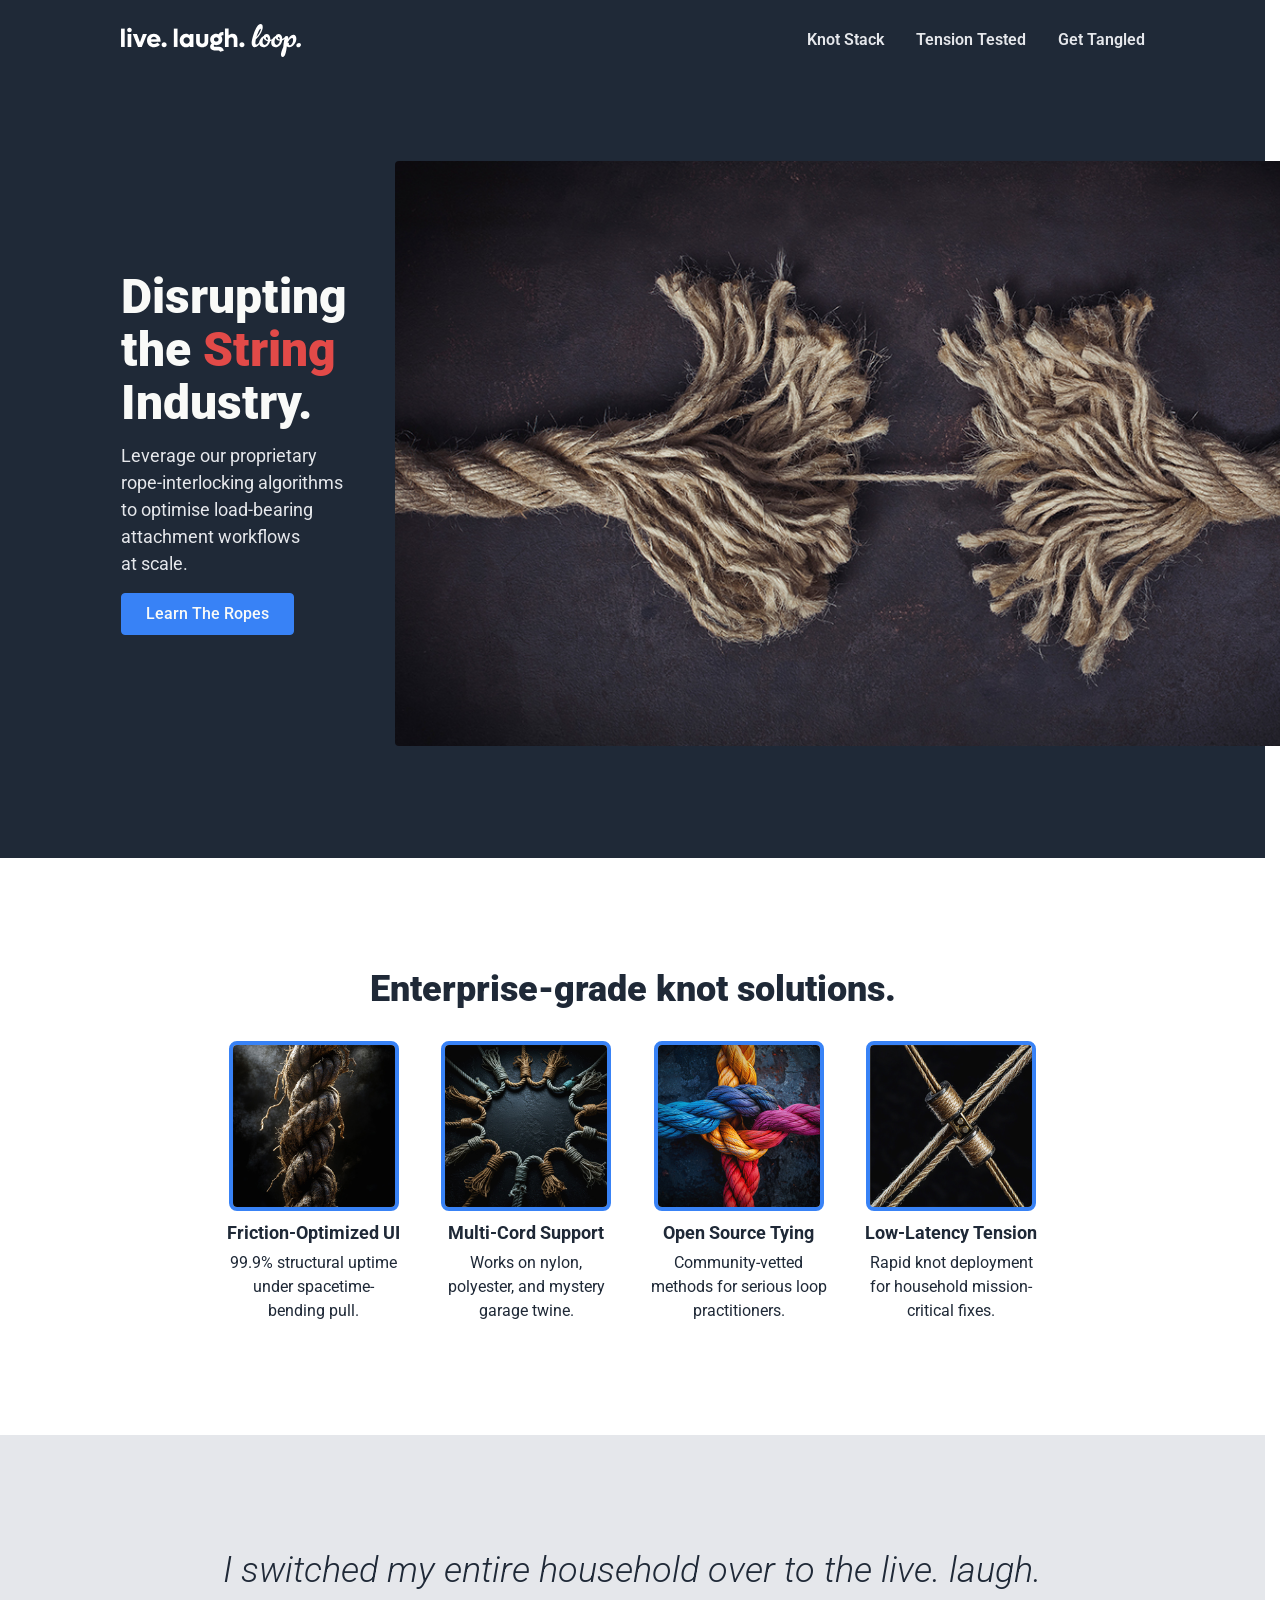
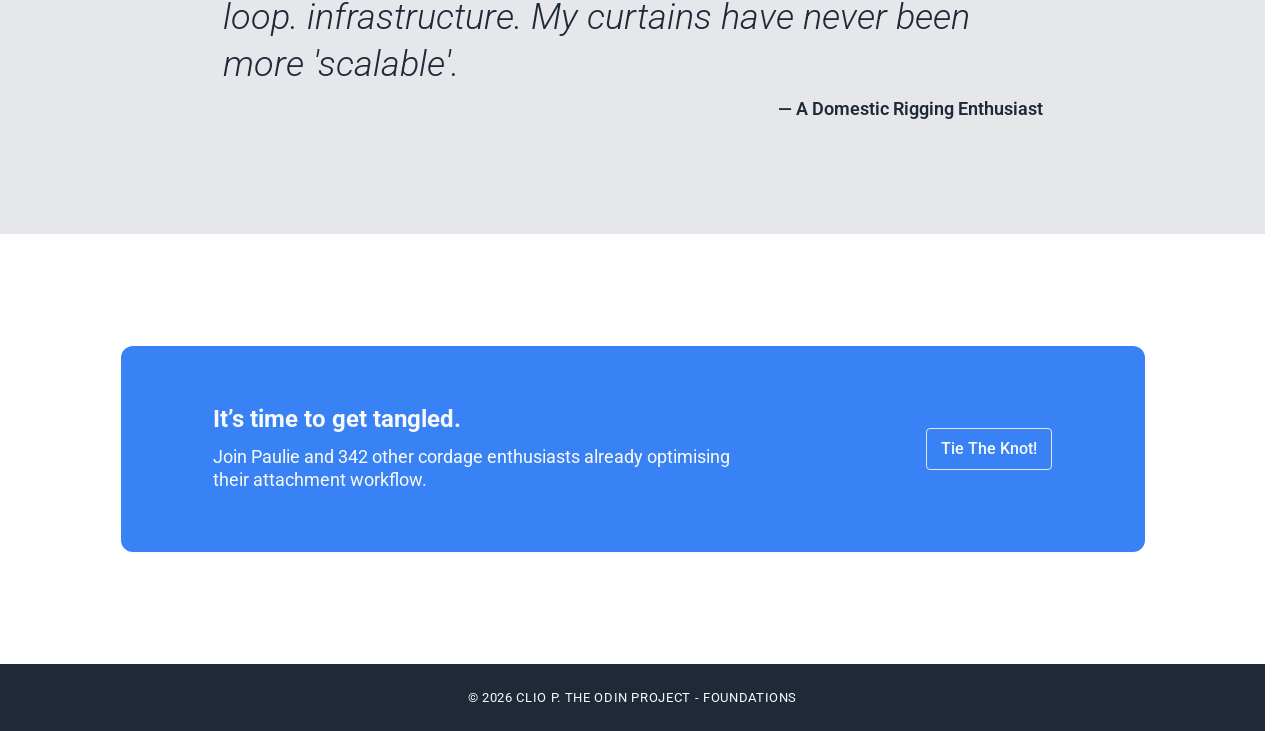
<file: index.html>
<!doctype html>
<html lang="en">
  <head>
    <meta charset="UTF-8" />
    <meta name="viewport" content="width=device-width, initial-scale=1.0" />

    <title>live. laugh. loop. | Scaling End-to-End Knotwork Solutions</title>
    <meta name="description" content="Stop getting frayed. Live. Laugh. Loop. is the world’s first Rope-as-a-Service (RaaS) platform for enterprise-grade tension and connectivity. Tie up loose ends today." />

    <link rel="icon" type="image/x-icon" href="favicon.ico" />

    <link rel="preconnect" href="https://fonts.googleapis.com" />
    <link rel="preconnect" href="https://fonts.gstatic.com" crossorigin />
    <link href="https://fonts.googleapis.com/css2?family=Roboto:ital,wght@0,100..900;1,100..900&display=swap" rel="stylesheet" />

    <link rel="stylesheet" href="style.css" />
  </head>

  <body>
    <a class="skip-link button button-ghost" href="#main">
      <span class="button-text">Skip to main content</span>
    </a>

    <header class="site-header">
      <div class="container split">
        <a class="site-logo" href="index.html" aria-label="live. laugh. loop. home">
          <img src="assets/LandingPage-Logo.svg" alt="" width="180" height="35" />
        </a>

        <button class="site-nav-toggle" type="button" aria-controls="site-nav" aria-expanded="false">
          <span class="site-nav-toggle-text visually-hidden">Menu</span>

          <svg class="nav-icon icon-menu" aria-hidden="true" focusable="false" viewBox="0 0 24 24">
            <path d="M4 7h16M4 12h16M4 17h16" />
          </svg>

          <svg class="nav-icon icon-close" aria-hidden="true" focusable="false" viewBox="0 0 24 24">
            <path d="M6 6l12 12M18 6L6 18" />
          </svg>
        </button>

        <nav class="site-nav" id="site-nav" aria-label="Primary navigation">
          <ul class="cluster site-nav-list">
            <li><a class="nav-link" href="#knot-stack">Knot Stack</a></li>
            <li><a class="nav-link" href="#tension-tested">Tension Tested</a></li>
            <li><a class="nav-link" href="#get-tangled">Get Tangled</a></li>
          </ul>
        </nav>
      </div>
    </header>

    <main id="main">
      <section class="hero">
        <div class="container split">
          <div class="hero-content">
            <h1>Disrupting the <span class="text-highlight">String</span> Industry.</h1>
            <p>Leverage our proprietary rope-interlocking algorithms to optimise load-bearing attachment workflows at scale.</p>
            <a class="button button-primary" href="404.html">
              <span class="button-text">Learn the Ropes</span>
            </a>
          </div>

          <img class="hero-image" src="assets/LandingPage-Hero.jpg" alt="Rope about to break" width="525" height="300" />
        </div>
      </section>

      <section class="features" id="knot-stack">
        <div class="container-narrow">
          <h2 class="features-title">Enterprise-grade knot solutions.</h2>

          <div class="features-grid">
            <article class="card">
              <img class="card-image" src="assets/LandingPage-Features-FrictionOptimizedUI.jpg" alt="A closeup view of a rope section showing its structure" width="170" height="170" />
              <h3 class="card-title">Friction-Optimized UI</h3>
              <p class="card-text">99.9% structural uptime under spacetime-bending pull.</p>
            </article>

            <article class="card">
              <img class="card-image" src="assets/LandingPage-Features-Cross-PlatformSupport.jpg" alt="Twisted ropes forming a circular pattern on a dark textured surface" width="170" height="170" />
              <h3 class="card-title">Multi-Cord Support</h3>
              <p class="card-text">Works on nylon, polyester, and mystery garage twine.</p>
            </article>

            <article class="card">
              <img class="card-image" src="assets/LandingPage-Features-OpenSourceTying.jpg" alt="A closeup view of braided vibrant ropes" width="170" height="170" />
              <h3 class="card-title">Open Source Tying</h3>
              <p class="card-text">Community-vetted methods for serious loop practitioners.</p>
            </article>

            <article class="card">
              <img class="card-image" src="assets/LandingPage-Features-LowLatencyTension.jpg" alt="A closeup of a bowstrings cross-sectional view showing its multiple strands and construction" width="170" height="170" />
              <h3 class="card-title">Low-Latency Tension</h3>
              <p class="card-text">Rapid knot deployment for household mission-critical fixes.</p>
            </article>
          </div>
        </div>
      </section>

      <section class="quote" id="tension-tested" aria-label="Testimonial quote">
        <div class="container-narrow">
          <blockquote>
            <p class="quote-text">I switched my entire household over to the live. laugh. loop. infrastructure. My curtains have never been more 'scalable'.</p>
          </blockquote>
          <p class="quote-source">— A domestic rigging enthusiast</p>
        </div>
      </section>

      <section class="cta" id="get-tangled">
        <div class="container split panel">
          <div class="cta-content">
            <h2 class="cta-title">It’s time to get tangled.</h2>
            <p class="cta-text">Join Paulie and 342 other cordage enthusiasts already optimising their attachment workflow.</p>
          </div>

          <button class="button button-ghost" id="join-button" type="button" aria-haspopup="dialog">
            <span class="button-text">Tie the knot!</span>
          </button>
        </div>
      </section>
    </main>

    <footer class="site-footer">
      <div class="container">
        <p>© <span id="year">2026</span> Clio P. The Odin Project - Foundations</p>
      </div>
    </footer>

    <dialog class="join-modal" id="join-dialog" aria-labelledby="modal-title" autofocus>
      <button class="close-modal" id="close-dialog" type="button" aria-label="Close modal">
        <svg class="icon-close-modal" aria-hidden="true" focusable="false" viewBox="0 0 24 24">
          <path d="M6 6l12 12M18 6L6 18" />
        </svg>
      </button>

      <h2 class="modal-title" id="modal-title">You’re officially looped in.</h2>

      <p class="modal-text">No form. No spam. Just a very official confirmation that you clicked the rope button.</p>

      <a class="button button-primary" href="https://www.rmg.co.uk/stories/maritime-history/cordage-its-origins-construction-properties-uses-ships" target="_blank" rel="noopener noreferrer">
        <span class="button-text">Unlay the rope</span>
      </a>
    </dialog>

    <script src="script.js" defer></script>
  </body>
</html>
</file>
<file: style.css>
@layer reset, theme, base, elements, layout, components, utilities;

@layer reset {
  *,
  *::before,
  *::after {
    box-sizing: border-box;
  }

  body,
  h1,
  h2,
  h3,
  h4,
  h5,
  h6,
  p,
  ul,
  ol,
  figure,
  blockquote,
  dl,
  dd {
    margin: 0;
  }

  ul[class],
  ol[class] {
    list-style: none;
    padding: 0;
  }

  img,
  picture {
    display: block;
    max-width: 100%;
  }

  img {
    height: auto;
  }

  input,
  button,
  textarea,
  select {
    font: inherit;
    color: inherit;
  }

  button {
    background: transparent;
    border: 0;
    padding: 0;
  }
}

@layer theme {
  :root {
    /* 1. Primitive assignment colors in HEX */
    --hex-primary: #1f2937; /* Dark Background, Information Header Text, Quote Text */
    --hex-secondary: #f9faf8; /* Hero Main Text, Hero Logo Text */
    --hex-accent: #3882f6; /* Button, CtA Background */
    --hex-neutral: #e5e7eb; /* Hero Secondary Text, Header Link Text, Quote Section Background */

    /* 2. Working palette: OKLCH-normalised / derived colors */
    --palette-primary: oklch(from var(--hex-primary) l c h);
    --palette-secondary: oklch(from var(--hex-secondary) l c h);
    --palette-accent: oklch(from var(--hex-accent) l c h);
    --palette-neutral: oklch(from var(--hex-neutral) l c h);

    /* Project-specific color token.
    Derived from the assignment accent to provide a warm complementary color
    for emphasis and interaction contrast where the provided blue is insufficient. */
    --palette-complementary: oklch(from var(--hex-accent) l c 25);

    /* 3. Semantic colors */
    --color-bg-dark: var(--palette-primary);
    --color-bg-light: var(--palette-neutral);
    --color-bg-accent: var(--palette-accent);

    --color-surface-dark: var(--palette-primary);
    --color-surface-light: var(--palette-neutral);
    --color-surface-accent: var(--palette-accent);
    --color-surface-complementary: var(--palette-complementary);

    --color-text: var(--palette-primary);
    --color-text-light: var(--palette-neutral);
    --color-text-accent: var(--palette-accent);
    --color-text-complementary: var(--palette-complementary);
    --color-text-on-dark: var(--palette-secondary);
    --color-text-on-accent: var(--palette-secondary);
    --color-text-on-complementary: var(--palette-secondary);

    --color-border: var(--palette-primary);
    --color-border-light: var(--palette-neutral);
    --color-border-accent: var(--palette-accent);
    --color-border-complementary: var(--palette-complementary);

    --color-shadow: var(--palette-primary);

    --color-focus: var(--palette-complementary);

    /* Subtle UI chrome: dividers, separators, faint section lines.
    Not for text or primary interactive states. */
    --color-ui: var(--palette-neutral);

    /* Font families */
    --font-primary: 'Roboto', system-ui, sans-serif;

    /* Font sizes */
    --font-200: 0.8125rem; /* 13px */
    --font-300: clamp(0.875rem, 0.82rem + 0.25vw, 1rem); /* 14px–16px - small UI/body text */
    --font-400: clamp(1rem, 0.95rem + 0.3vw, 1.125rem); /* 16px–18px - body, links */
    --font-500: clamp(1.125rem, 1rem + 0.8vw, 1.5rem); /* 18px–24px - small headings/card titles */
    --font-600: clamp(1.75rem, 1.45rem + 1.4vw, 2.25rem); /* 28px–36px - section headings, quote */
    --font-700: clamp(2.25rem, 2rem + 1.5vw, 3rem); /* 36px–48px - hero heading */

    /* Font weights */
    --font-w-300: 300;
    --font-w-400: 400;
    --font-w-500: 500;
    --font-w-600: 600;
    --font-w-700: 700;
    --font-w-800: 800;
    --font-w-900: 900;

    /* Letter spacing */
    --tracking-300: 0.02em;
    --tracking-400: 0.03em;
    --tracking-500: 0.05em;

    /* Line heights */
    --leading-200: 1.1;
    --leading-300: 1.3;
    --leading-400: 1.5;

    /* Layout sizes
    Match the provided mockup widths at the default 16px browser font size,
    while allowing the layout to scale with user font-size preferences. */
    --size-container-wide: 64rem; /* 1024px - header, hero, CTA */
    --size-container-narrow: 51.25rem; /* 820px - cards, quote */

    /* Spacing */
    --space-100: 0.25rem; /* 4px */
    --space-200: 0.5rem; /* 8px */
    --space-300: 0.75rem; /* 12px */
    --space-400: 1rem; /* 16px */
    --space-500: 2rem; /* 32px */

    --space-section-y: clamp(4rem, 3rem + 5vw, 7.5rem);
    --space-chrome-y: 1.5rem; /* header/footer UI chrome spacing */

    --space-panel-x: clamp(2rem, 1rem + 6vw, 7.5rem);
    --space-panel-y: clamp(2rem, 1rem + 4vw, 3.75rem);

    --gutter: clamp(1rem, 0.5rem + 4vw, 1.5rem);

    --gap-layout: clamp(2rem, 1rem + 4vw, 3rem);
    --gap-grid: clamp(0.5rem, 0.25rem + 2vw, 2.5rem);

    /* Border radius */
    --radius-300: 0.25rem; /* 4px - small controls */
    --radius-400: 0.5rem; /* 8px - cards/small panels */
    --radius-500: 0.75rem; /* 12px - larger panels */

    /* Transitions */
    --t-200: 0.2s;
    --t-300: 0.3s;
    --ease-default: ease-in-out;
  }
}

@layer base {
  html {
    color-scheme: light;
    -webkit-text-size-adjust: 100%;
    text-size-adjust: 100%;
    scroll-behavior: smooth;
    scrollbar-gutter: stable;

    &:has(#join-dialog[open]) {
      overflow: hidden;
    }
  }

  body {
    min-height: 100vh;
    min-height: 100dvh;
    display: flex;
    flex-direction: column;
    color: var(--color-text);
    font-family: var(--font-primary);
    font-size: var(--font-400);
    font-weight: var(--font-w-400);
    line-height: var(--leading-400);
  }

  main {
    flex: 1;
  }

  :target {
    scroll-margin-block-start: calc(var(--space-chrome-y) + var(--space-400));
  }

  @media (prefers-reduced-motion: reduce) {
    html {
      scroll-behavior: auto;
    }

    *,
    *::before,
    *::after {
      animation-duration: 0.01ms !important;
      animation-iteration-count: 1 !important;
      transition-duration: 0.01ms !important;
      transition-delay: 0ms !important;
      scroll-behavior: auto !important;
    }
  }
}

@layer elements {
  img {
    font-style: italic;
  }

  h1,
  h2,
  h3,
  h4,
  h5,
  h6 {
    line-height: var(--leading-200);
    text-wrap: balance;
  }

  p {
    text-wrap: pretty;
  }

  a {
    color: currentColor;
    text-decoration: none;
    transition:
      color var(--t-300, 0.3s) var(--ease-default, ease-in-out),
      text-decoration-color var(--t-300, 0.3s) var(--ease-default, ease-in-out);

    &:hover,
    &:active,
    &:focus-visible,
    &[aria-current='page'] {
      color: var(--color-text-complementary);
    }

    &:not([class]) {
      text-decoration: underline;
      text-decoration-skip-ink: auto;
    }
  }

  button {
    cursor: pointer;
  }

  button:focus-visible,
  a:focus-visible,
  input:focus-visible,
  textarea:focus-visible,
  select:focus-visible {
    outline: 2px dashed var(--color-focus);
    outline-offset: var(--space-100);
  }

  ::selection {
    background-color: var(--color-surface-complementary);
    color: var(--color-text-on-complementary);
  }
}

@layer layout {
  .container {
    width: min(var(--size-container-wide), 100% - (var(--gutter) * 2));
    margin-inline: auto;
  }

  .container-narrow {
    width: min(var(--size-container-narrow), 100% - (var(--gutter) * 2));
    margin-inline: auto;
  }

  .cluster {
    display: flex;
    flex-wrap: wrap;
    align-items: center;
    gap: var(--cluster-gap, var(--space-400));
  }

  .split {
    display: flex;
    align-items: center;
    justify-content: space-between;
    gap: var(--gap-layout);

    @media (width < 64rem) {
      flex-direction: column;
    }
  }

  .features-grid {
    display: grid;
    grid-template-columns: repeat(4, 1fr);
    justify-content: center;
    justify-items: center;
    gap: var(--gap-grid);

    @media (width < 55rem) {
      grid-template-columns: repeat(2, minmax(0, 14rem));
    }

    @media (width < 30rem) {
      grid-template-columns: 1fr;
    }
  }

  .panel {
    padding: var(--space-panel-y) var(--space-panel-x);
    border-radius: var(--radius-500);
  }
}

@layer components {
  .site-header {
    padding-block: var(--space-chrome-y);
    background-color: var(--color-bg-dark);

    .split {
      flex-direction: row;
      flex-wrap: wrap;
      gap: var(--space-200);
      transition: gap var(--t-300) var(--ease-default);

      @media (width < 48rem) {
        &:has([aria-expanded='false']) {
          gap: 0;
        }
      }
    }
  }

  .site-footer {
    padding-block: var(--space-chrome-y);
    background-color: var(--color-bg-dark);
    color: var(--color-text-on-dark);
    font-size: var(--font-200);
    text-align: center;
    text-transform: uppercase;
    letter-spacing: var(--tracking-500);
  }

  .site-nav {
    color: var(--color-text-light);
    font-size: var(--font-300);
    font-weight: var(--font-w-600);

    .site-nav-list {
      --cluster-gap: 2rem;
    }

    @media (width < 48rem) {
      width: 100%;
      max-height: 50vh;
      padding: var(--space-500);
      border-radius: var(--radius-300);
      background-color: var(--color-bg-light);
      color: var(--color-text);
      transition:
        padding var(--t-300) var(--ease-default),
        max-height var(--t-300) var(--ease-default);
      overflow: hidden;

      .site-nav-list {
        justify-content: center;
        flex-direction: column;
      }
    }
  }

  .hero {
    padding-block-start: clamp(3rem, 2rem + 4vw, 5rem);
    padding-block-end: var(--space-section-y);
    background-color: var(--color-bg-dark);
    color: var(--color-text-on-dark);

    h1 {
      max-width: 100%;
      margin-block-end: var(--space-300);
      font-size: var(--font-700);
      font-weight: var(--font-w-900);
      line-height: var(--leading-200);
    }

    p {
      max-width: 45ch;
      margin-block-end: var(--space-400);
      color: var(--color-text-light);
    }

    .hero-content {
      flex: 1;
      width: 100%;
    }

    .hero-image {
      flex: 1;
      width: 100%;
      border-radius: var(--radius-300);
    }
  }

  .features {
    padding-block: var(--space-section-y);
    color: var(--color-text);

    .features-title {
      font-size: var(--font-600);
      font-weight: var(--font-w-900);
      text-align: center;
      margin-block-end: var(--space-500);
    }

    .card {
      max-width: 15rem;
      text-align: center;
    }

    .card-image {
      border-radius: var(--radius-400);
      border: 4px solid var(--color-border-accent);
      margin-block-end: var(--space-300);
      margin-inline: auto;
    }

    .card-title {
      font-size: var(--font-400);
      margin-block-end: var(--space-200);
    }

    .card-text {
      font-size: var(--font-300);
    }
  }

  .quote {
    padding-block: var(--space-section-y);
    background-color: var(--color-bg-light);
    color: var(--color-text);

    .quote-text {
      font-size: var(--font-600);
      font-weight: var(--font-w-300);
      font-style: italic;
      line-height: var(--leading-300);
      margin-block-end: var(--space-200);
    }

    .quote-source {
      font-size: var(--font-400);
      font-weight: var(--font-w-600);
      text-align: right;
      text-transform: capitalize;
    }
  }

  .cta {
    padding-block: var(--space-section-y);

    .panel {
      background-color: var(--color-surface-accent);
      color: var(--color-text-on-accent);
    }

    .cta-content {
      width: 100%;
    }

    .cta-title {
      font-size: var(--font-500);
      margin-block-end: var(--space-300);
    }

    .cta-text {
      max-width: clamp(45ch, 90%, 55ch);
      font-size: var(--font-400);
      line-height: var(--leading-300);
    }

    @media (width < 64rem) {
      .button {
        align-self: flex-start;
      }
    }
  }

  .button {
    display: inline-flex;
    align-items: center;
    justify-content: center;
    white-space: nowrap;
    position: relative; /* Required to contain the ripple */
    overflow: hidden; /* Keeps the ripple inside the rounded corners */
    padding: 0.7em 1.5em;
    font-size: var(--font-300);
    font-weight: var(--font-w-500);
    line-height: var(--leading-200);
    text-decoration: none;
    text-transform: capitalize;
    border: 1px solid transparent;
    border-radius: var(--radius-300);
    -webkit-tap-highlight-color: transparent;
    touch-action: manipulation;
    transition:
      background-color var(--t-300) var(--ease-default),
      color var(--t-300) var(--ease-default),
      border-color var(--t-300) var(--ease-default);

    &.button-primary {
      background-color: var(--color-surface-accent);
      color: var(--color-text-on-accent);
      border-color: var(--color-border-accent);
    }

    &.button-ghost {
      background-color: transparent;
      color: var(--color-text-on-dark);
      border-color: var(--color-border-light);
    }

    &::after {
      content: '';
      position: absolute;
      z-index: 0;
      top: 50%;
      left: 50%;
      width: 100%;
      aspect-ratio: 1/1;
      background-color: var(--color-surface-complementary);
      border-radius: 50%;
      transform: translate(-50%, -50%) scale(0);
      opacity: 0;
      pointer-events: none; /* Lets clicks pass through to the button */
      transition:
        background-color var(--t-300) var(--ease-default),
        transform var(--t-300) var(--ease-default),
        opacity var(--t-300) var(--ease-default);
    }

    &:active {
      border-color: var(--color-border-complementary);
      transition: border-color var(--t-300) var(--ease-default);
    }

    &:active::after {
      transform: translate(-50%, -50%) scale(2);
      opacity: 1;
    }

    &:focus-visible {
      background-color: var(--color-surface-complementary);
      color: var(--color-text-on-complementary);
      border-color: var(--color-border-complementary);
    }

    @media (hover: hover) {
      &:hover {
        background-color: var(--color-surface-complementary);
        color: var(--color-text-on-complementary);
        border-color: var(--color-border-complementary);
      }
    }

    .button-text {
      position: relative;
      z-index: 1;
    }
  }

  .site-nav-toggle {
    padding: var(--space-100);
    background-color: var(--color-surface-accent);
    border-radius: var(--radius-300);
    line-height: 0;
    transition: background-color var(--t-200) var(--ease-default);

    &:active {
      background-color: var(--color-surface-complementary);
    }

    .nav-icon {
      width: 2rem;
      height: 2rem;
      stroke: var(--color-text-on-accent);
      stroke-width: 2px;
    }

    .icon-close {
      display: none;
    }

    &[aria-expanded='true'] {
      background-color: var(--color-surface-complementary);

      .icon-menu {
        display: none;
      }

      .icon-close {
        display: block;
      }
    }

    @media (width >= 48rem) {
      display: none;
    }

    @media (width < 48rem) {
      &[aria-expanded='false'] + nav {
        max-height: 0;
        padding: 0;
      }
    }
  }

  .skip-link {
    position: absolute;
    top: -100%;
    left: var(--gutter);

    &:focus {
      top: var(--gutter);
    }
  }

  .join-modal {
    padding: var(--space-panel-y) var(--space-panel-x);
    background-color: var(--color-surface-dark);
    color: var(--color-text-on-dark);
    border-radius: var(--radius-500);
    border: 5px solid var(--color-border-complementary);

    .close-modal {
      position: absolute;
      top: var(--space-300);
      right: var(--space-300);
      width: 2.5rem;
      height: 2.5rem;
      stroke: var(--color-text-complementary);
      stroke-width: 3px;
    }

    .modal-title {
      margin-block-end: var(--space-200);
    }

    .modal-text {
      margin-block-end: var(--space-500);
    }

    &::backdrop {
      background-color: oklch(from var(--color-surface-dark) l c h / 0.9);
      backdrop-filter: blur(4px);
    }
  }

  .not-found {
    text-align: center;

    .container {
      display: flex;
      flex-direction: column;
      align-items: center;
    }

    .not-found-title {
      margin-block-end: var(--space-300);
      font-size: var(--font-700);
      font-weight: var(--font-w-900);
    }

    .not-found-subtitle {
      margin-block-end: var(--space-100);
      font-size: var(--font-500);
      font-weight: var(--font-w-800);
    }

    .not-found-text {
      max-width: 80ch;
    }
  }

  .not-found-instructions {
    padding-block-start: var(--space-panel-y);
    padding-block-end: var(--space-section-y);

    .panel {
      background-color: var(--color-surface-accent);
      color: var(--color-text-on-accent);
    }

    .not-found-next {
      margin-block-end: var(--space-300);
      font-size: var(--font-600);
    }

    .not-found-steps {
      list-style-type: square;

      li:not(:last-child) {
        margin-block-end: var(--space-200);
      }

      li::marker {
        color: var(--color-text);
      }
    }
  }
}

@layer utilities {
  .visually-hidden {
    position: absolute;
    width: 1px;
    height: 1px;
    overflow: hidden;
    white-space: nowrap;
    clip-path: inset(50%);
  }

  .text-highlight {
    color: var(--color-text-complementary);
  }
}
</file>
